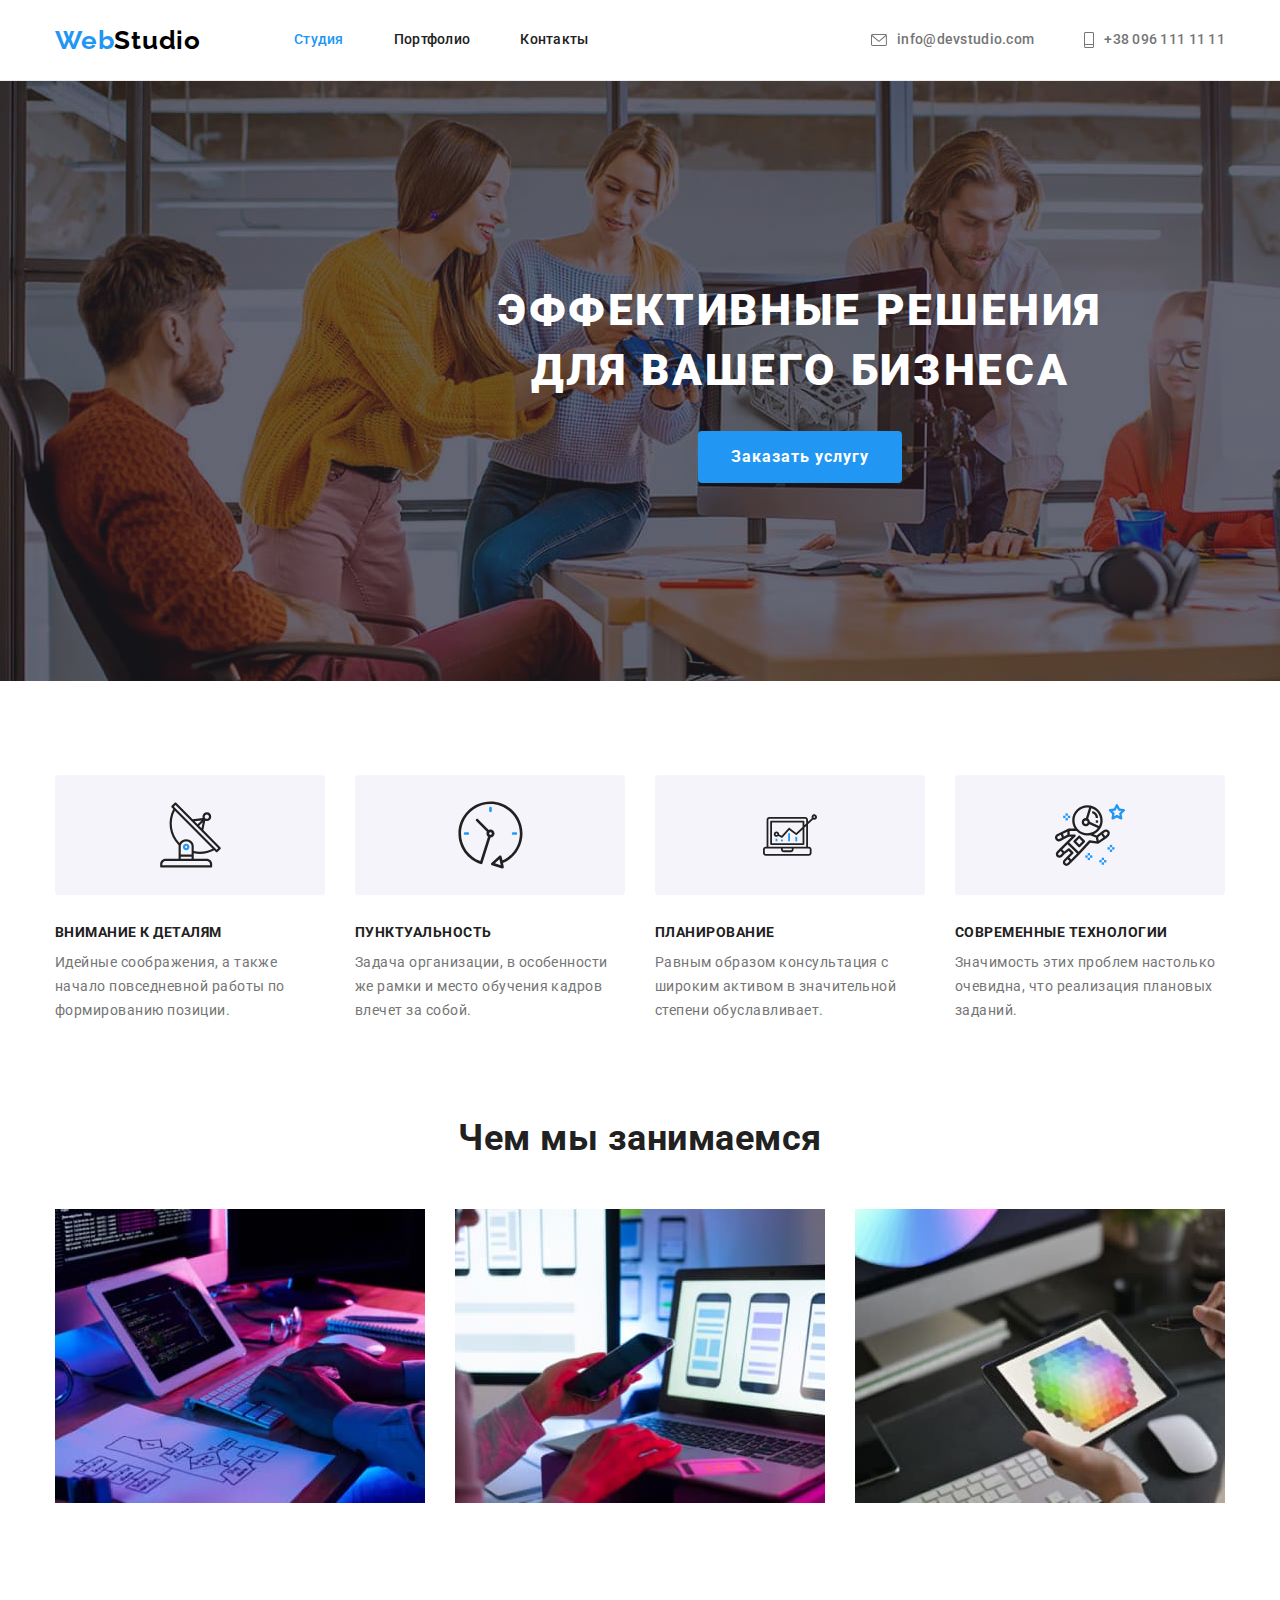
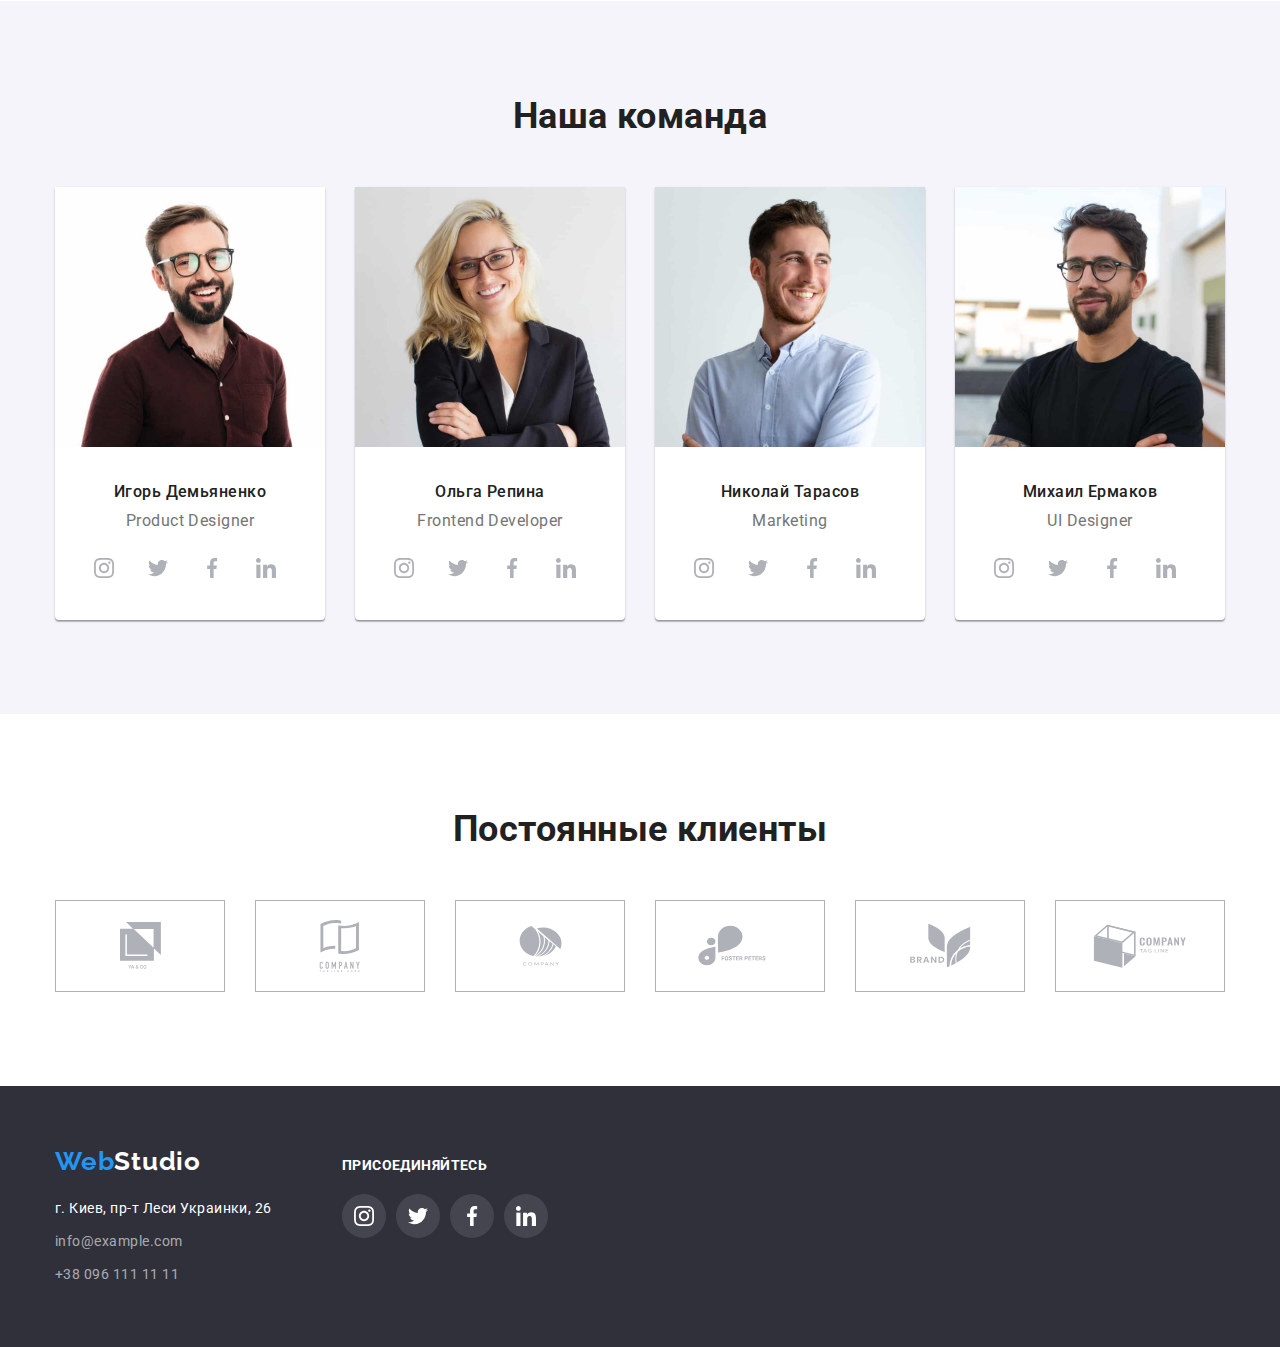
<file: index.html>
<!DOCTYPE html>
<html lang="ru">
  <head>
    <meta charset="UTF-8" />
    <meta http-equiv="X-UA-Compatible" content="IE=edge" />
    <meta name="viewport" content="width=device-width, initial-scale=1.0" />
    <title>Document</title>
    <link
      href="https://fonts.googleapis.com/css2?family=Raleway:wght@700&family=Roboto:wght@400;500;700;900&display=swap"
      rel="stylesheet"
    />
    <link
      rel="stylesheet"
      href="https://cdnjs.cloudflare.com/ajax/libs/modern-normalize/1.1.0/modern-normalize.min.css"
    />
    <link rel="stylesheet" href="./css/styles.css" />
  </head>
  <body>
    <header class="page-header">
      <div class="top-nav container">
        <nav class="down-nav">
          <a href="./index.html" class="logo list">Web<span class="logo-black">Studio</span></a>
          <ul class="site-nav list">
            <li class="checklist-nav">
              <a href="./index.html" class="link corrent list">Студия</a>
            </li>
            <li class="checklist-nav">
              <a href="./portfolio.html" class="link list">Портфолио</a>
            </li>
            <li class="checklist-nav"><a href="" class="link list">Контакты</a></li>
          </ul>
        </nav>

        <ul class="list address-header">
          <li class="checklist-nav">
            <a href="emailto:info@devstudio.com" class="header-adress link-letter list">
              <svg class="checklist-nav-letter" width="16px" height="12px">
                <use href="./images/symbol-defs.svg#icon-letter"></use>
              </svg>
              info@devstudio.com
            </a>
          </li>
          <li class="checklist-nav icon">
            <a href="tel:+380961111111" class="header-adress link-mobile list">
              <svg class="checklist-nav-mobile" width="10px" height="16px">
                <use href="./images/symbol-defs.svg#icon-mobile"></use>
              </svg>
              +38 096 111 11 11
            </a>
          </li>
        </ul>
      </div>
    </header>
    <main>
      <section class="hero container-hero overlay">
        <h1 class="hero-title">Эффективные решения для вашего бизнеса</h1>
        <button type="button" class="hero-button">Заказать услугу</button>
      </section>
      <section class="benefits section">
        <div class="container">
          <h2 class="section-title visually-hidden">Преимущества</h2>
          <ul class="list benefits-item">
            <li class="benefits-checklist">
              <div class="benefits-link">
                <svg width="65px" height="70px">
                  <use href="./images/symbol-defs.svg#icon-antenna"></use>
                </svg>
              </div>
              <h3 class="section-title">Внимание к деталям</h3>
              <p class="items">
                Идейные соображения, а также начало повседневной работы по формированию позиции.
              </p>
            </li>
            <li class="benefits-checklist">
              <div class="benefits-link">
                <svg width="67px" height="70px">
                  <use href="./images/symbol-defs.svg#icon-clock"></use>
                </svg>
              </div>
              <h3 class="section-title">Пунктуальность</h3>
              <p class="items">
                Задача организации, в особенности же рамки и место обучения кадров влечет за собой.
              </p>
            </li>
            <li class="benefits-checklist">
              <div class="benefits-link">
                <svg width="70px" height="54px">
                  <use href="./images/symbol-defs.svg#icon-diagram"></use>
                </svg>
              </div>
              <h3 class="section-title">Планирование</h3>
              <p class="items">
                Равным образом консультация с широким активом в значительной степени обуславливает.
              </p>
            </li>
            <li class="benefits-checklist">
              <div class="benefits-link">
                <svg width="70px" height="70px">
                  <use href="./images/symbol-defs.svg#icon-astronaut"></use>
                </svg>
              </div>
              <h3 class="section-title">Современные технологии</h3>
              <p class="items">
                Значимость этих проблем настолько очевидна, что реализация плановых заданий.
              </p>
            </li>
          </ul>
        </div>
      </section>

      <section class="we-doing section">
        <div class="container">
          <h2 class="section-title">Чем мы занимаемся</h2>
          <ul class="list we-doing-items">
            <li class="we-doing-checklist">
              <img src="./images/img_1.jpg" alt="Создание алгоритма" width="370" height="294" />
            </li>
            <li class="we-doing-checklist">
              <img src="./images/img_2.jpg" alt="Варианты макетов" width="370" height="294" />
            </li>
            <li class="we-doing-checklist">
              <img src="./images/img_3.jpg" alt="Палитра цветов" width="370" height="294" />
            </li>
          </ul>
        </div>
      </section>

      <section class="section-team section">
        <div class="container">
          <h2 class="section-title">Наша команда</h2>
          <ul class="list section-team-items">
            <li class="section-peopl">
              <img
                src="./images/photo_1.jpg"
                alt="Фото Игоря Демьяненко"
                width="270"
                height="260"
              />
              <div class="section-people-checklist">
                <h3 class="section-title">Игорь Демьяненко</h3>
                <p class="items">Product Designer</p>
                <ul class="team-social list">
                  <li class="team-social-checklist">
                    <a href="" class="team-social-items">
                      <svg width="20px" height="20px">
                        <use
                          href="./images/symbol-defs.svg#icon-instagram"
                          class="link-social"
                        ></use>
                      </svg>
                    </a>
                  </li>
                  <li class="team-social-checklist">
                    <a href="" class="team-social-items">
                      <svg width="20px" height="20px">
                        <use href="./images/symbol-defs.svg#icon-twitter" class="link-social"></use>
                      </svg>
                    </a>
                  </li>
                  <li class="team-social-checklist">
                    <a href="" class="team-social-items">
                      <svg width="20px" height="20px">
                        <use
                          href="./images/symbol-defs.svg#icon-facebook"
                          class="link-social"
                        ></use>
                      </svg>
                    </a>
                  </li>
                  <li class="team-social-checklist">
                    <a href="" class="team-social-items">
                      <svg width="20px" height="20px">
                        <use
                          href="./images/symbol-defs.svg#icon-linkedin"
                          class="link-social"
                        ></use>
                      </svg>
                    </a>
                  </li>
                </ul>
              </div>
            </li>

            <li class="section-peopl">
              <img src="./images/photo_2.jpg" alt="Фото Ольги Репиной" width="270" height="260" />
              <div class="section-people-checklist">
                <h3 class="section-title">Ольга Репина</h3>
                <p class="items">Frontend Developer</p>
                <ul class="team-social list">
                  <li class="team-social-checklist">
                    <a href="" class="team-social-items">
                      <svg width="20px" height="20px">
                        <use
                          href="./images/symbol-defs.svg#icon-instagram"
                          class="link-social"
                        ></use>
                      </svg>
                    </a>
                  </li>
                  <li class="team-social-checklist">
                    <a href="" class="team-social-items">
                      <svg width="20px" height="20px">
                        <use href="./images/symbol-defs.svg#icon-twitter" class="link-social"></use>
                      </svg>
                    </a>
                  </li>
                  <li class="team-social-checklist">
                    <a href="" class="team-social-items">
                      <svg width="20px" height="20px">
                        <use
                          href="./images/symbol-defs.svg#icon-facebook"
                          class="link-social"
                        ></use>
                      </svg>
                    </a>
                  </li>
                  <li class="team-social-checklist">
                    <a href="" class="team-social-items">
                      <svg width="20px" height="20px">
                        <use
                          href="./images/symbol-defs.svg#icon-linkedin"
                          class="link-social"
                        ></use>
                      </svg>
                    </a>
                  </li>
                </ul>
              </div>
            </li>
            <li class="section-peopl">
              <img
                src="./images/photo_3.jpg"
                alt="Фото Николая Тарасова"
                width="270"
                height="260"
              />
              <div class="section-people-checklist">
                <h3 class="section-title">Николай Тарасов</h3>
                <p class="items">Marketing</p>
                <ul class="team-social list">
                  <li class="team-social-checklist">
                    <a href="" class="team-social-items">
                      <svg width="20px" height="20px">
                        <use
                          href="./images/symbol-defs.svg#icon-instagram"
                          class="link-social"
                        ></use>
                      </svg>
                    </a>
                  </li>
                  <li class="team-social-checklist">
                    <a href="" class="team-social-items">
                      <svg width="20px" height="20px">
                        <use href="./images/symbol-defs.svg#icon-twitter" class="link-social"></use>
                      </svg>
                    </a>
                  </li>
                  <li class="team-social-checklist">
                    <a href="" class="team-social-items">
                      <svg width="20px" height="20px">
                        <use
                          href="./images/symbol-defs.svg#icon-facebook"
                          class="link-social"
                        ></use>
                      </svg>
                    </a>
                  </li>
                  <li class="team-social-checklist">
                    <a href="" class="team-social-items">
                      <svg width="20px" height="20px">
                        <use
                          href="./images/symbol-defs.svg#icon-linkedin"
                          class="link-social"
                        ></use>
                      </svg>
                    </a>
                  </li>
                </ul>
              </div>
            </li>
            <li class="section-peopl">
              <img
                src="./images/photo_4.jpg"
                alt="Фото Михаила Ермакова"
                width="270"
                height="260"
              />
              <div class="section-people-checklist">
                <h3 class="section-title">Михаил Ермаков</h3>
                <p class="items">UI Designer</p>
                <ul class="team-social list">
                  <li class="team-social-checklist">
                    <a href="" class="team-social-items">
                      <svg width="20px" height="20px">
                        <use
                          href="./images/symbol-defs.svg#icon-instagram"
                          class="link-social"
                        ></use>
                      </svg>
                    </a>
                  </li>
                  <li class="team-social-checklist">
                    <a href="" class="team-social-items">
                      <svg width="20px" height="20px">
                        <use href="./images/symbol-defs.svg#icon-twitter" class="link-social"></use>
                      </svg>
                    </a>
                  </li>
                  <li class="team-social-checklist">
                    <a href="" class="team-social-items">
                      <svg width="20px" height="20px">
                        <use
                          href="./images/symbol-defs.svg#icon-facebook"
                          class="link-social"
                        ></use>
                      </svg>
                    </a>
                  </li>
                  <li class="team-social-checklist">
                    <a href="" class="team-social-items">
                      <svg width="20px" height="20px">
                        <use
                          href="./images/symbol-defs.svg#icon-linkedin"
                          class="link-social"
                        ></use>
                      </svg>
                    </a>
                  </li>
                </ul>
              </div>
            </li>
          </ul>
        </div>
      </section>
      <section class="section section-clients">
        <div class="container">
          <h2 class="section-title">Постоянные клиенты</h2>
          <ul class="clients-item list">
            <li class="clients-company">
              <a href="" class="clients-link">
                <svg width="41px" height="47px">
                  <use href="./images/symbol-defs.svg#icon-company_1" class="link-company"></use>
                </svg>
              </a>
            </li>
            <li class="clients-company">
              <a href="" class="clients-link">
                <svg width="42px" height="52px">
                  <use href="./images/symbol-defs.svg#icon-company_2" class="link-company"></use>
                </svg>
              </a>
            </li>
            <li class="clients-company">
              <a href="" class="clients-link">
                <svg width="43px" height="41px">
                  <use href="./images/symbol-defs.svg#icon-company_3" class="link-company"></use>
                </svg>
              </a>
            </li>
            <li class="clients-company">
              <a href="" class="clients-link">
                <svg width="84px" height="41px">
                  <use href="./images/symbol-defs.svg#icon-company_4" class="link-company"></use>
                </svg>
              </a>
            </li>
            <li class="clients-company">
              <a href="" class="clients-link">
                <svg width="63px" height="45px">
                  <use href="./images/symbol-defs.svg#icon-company_5" class="link-company"></use>
                </svg>
              </a>
            </li>
            <li class="clients-company">
              <a href="" class="clients-link">
                <svg width="94px" height="44px">
                  <use href="./images/symbol-defs.svg#icon-company_6" class="link-company"></use>
                </svg>
              </a>
            </li>
          </ul>
        </div>
      </section>
    </main>
    <footer class="footer">
      <div class="container footer-div">
        <div class="footer-left">
          <a href="./index.html" class="logo list">Web<span class="logo-white">Studio</span></a>
          <address class="address-item">
            <ul class="list footer-items">
              <li class="footer-item list">
                <a
                  href="https://bit.ly/3pXMvUd"
                  target="_blank"
                  rel="noopener noreferrer"
                  class="footer-map list"
                  >г. Киев, пр-т Леси Украинки, 26</a
                >
              </li>
              <li class="footer-item">
                <a class="footer-link list" href="mailto:info@devstudio.com">info@example.com</a>
              </li>
              <li class="footer-item">
                <a class="footer-link list" href="tel:+380961111111">+38 096 111 11 11</a>
              </li>
            </ul>
          </address>
        </div>
        <div class="social">
          <h2 class="title list">Присоединяйтесь</h2>
          <ul class="footer-social-item list">
            <li class="footer-social-checklist">
              <a href="" class="footer-social-items">
                <svg width="20px" height="20px">
                  <use
                    href="./images/symbol-defs.svg#icon-instagram"
                    class="footer-link-social"
                  ></use>
                </svg>
              </a>
            </li>
            <li class="footer-social-checklist">
              <a href="" class="footer-social-items">
                <svg width="20px" height="20px">
                  <use
                    href="./images/symbol-defs.svg#icon-twitter"
                    class="footer-link-social"
                  ></use>
                </svg>
              </a>
            </li>
            <li class="footer-social-checklist">
              <a href="" class="footer-social-items">
                <svg width="20px" height="20px">
                  <use
                    href="./images/symbol-defs.svg#icon-facebook"
                    class="footer-link-social"
                  ></use>
                </svg>
              </a>
            </li>
            <li class="footer-social-checklist">
              <a href="" class="footer-social-items">
                <svg width="20px" height="20px">
                  <use
                    href="./images/symbol-defs.svg#icon-linkedin"
                    class="footer-link-social"
                  ></use>
                </svg>
              </a>
            </li>
          </ul>
        </div>
      </div>
    </footer>
  </body>
</html>
</file>
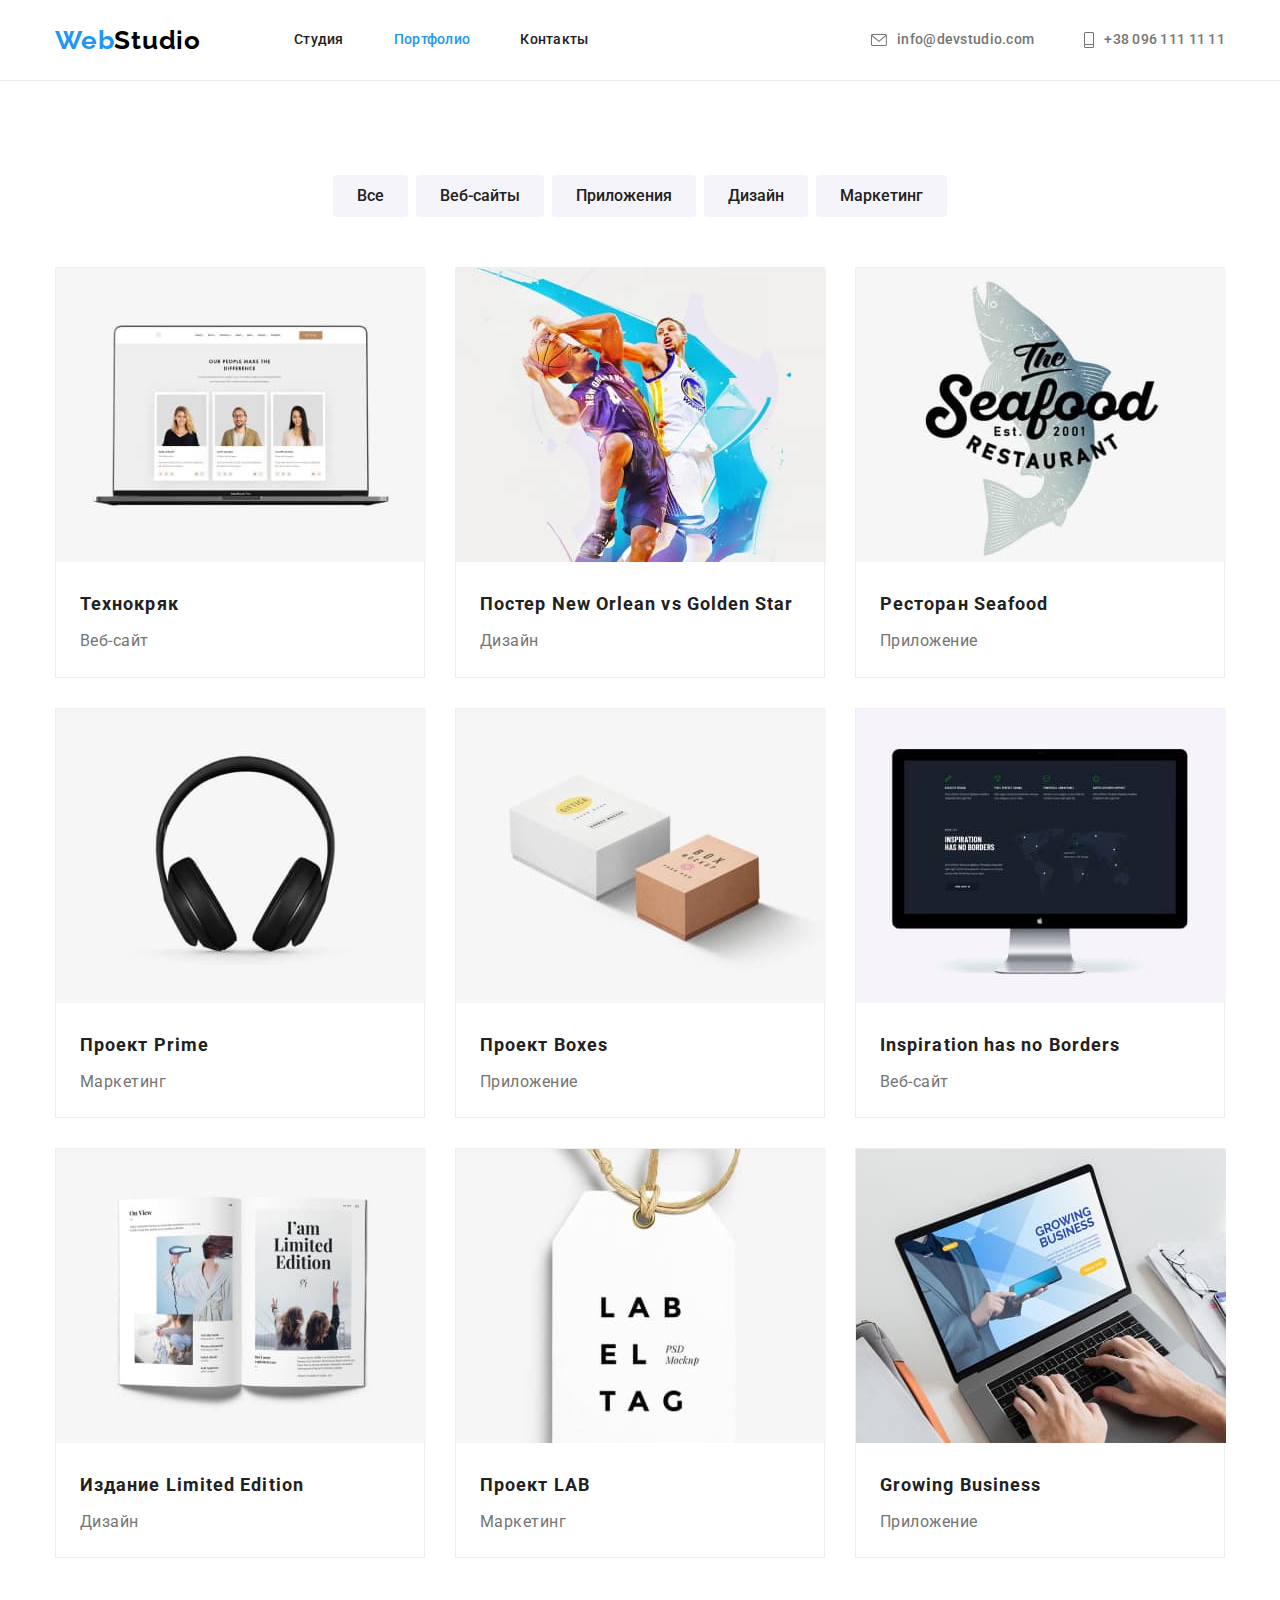
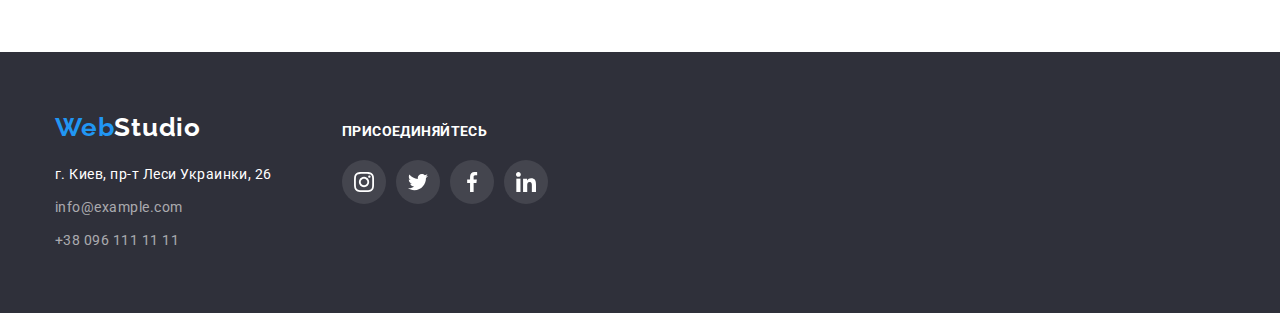
<file: portfolio.html>
<!DOCTYPE html>
<html lang="ru">
  <head>
    <meta charset="UTF-8" />
    <meta http-equiv="X-UA-Compatible" content="IE=edge" />
    <meta name="viewport" content="width=device-width, initial-scale=1.0" />
    <title>Document</title>
    <link
      href="https://fonts.googleapis.com/css2?family=Raleway:wght@700&family=Roboto:wght@400;500;700;900&display=swap"
      rel="stylesheet"
    />
    <link
      rel="stylesheet"
      href="https://cdnjs.cloudflare.com/ajax/libs/modern-normalize/1.1.0/modern-normalize.min.css"
    />
    <link rel="stylesheet" href="./css/styles.css" />
  </head>
  <body>
    <header class="page-header">
      <div class="top-nav container">
        <nav class="down-nav">
          <a href="./index.html" class="logo list">Web<span class="logo-black">Studio</span></a>
          <ul class="site-nav list">
            <li class="checklist-nav">
              <a href="./index.html" class="link list">Студия</a>
            </li>
            <li class="checklist-nav">
              <a href="./portfolio.html" class="link corrent list">Портфолио</a>
            </li>
            <li class="checklist-nav"><a href="" class="link list">Контакты</a></li>
          </ul>
        </nav>

        <ul class="list address-header">
          <li class="checklist-nav">
            <a href="emailto:info@devstudio.com" class="header-adress link-letter list">
              <svg class="checklist-nav-letter" width="16px" height="12px">
                <use href="./images/symbol-defs.svg#icon-letter"></use>
              </svg>
              info@devstudio.com
            </a>
          </li>
          <li class="checklist-nav icon">
            <a href="tel:+380961111111" class="header-adress link-mobile list">
              <svg class="checklist-nav-mobile" width="10px" height="16px">
                <use href="./images/symbol-defs.svg#icon-mobile"></use>
              </svg>
              +38 096 111 11 11
            </a>
          </li>
        </ul>
      </div>
    </header>
    <main>
      <section class="section-works section">
        <div class="container">
          <h1 class="section-title visually-hidden">Наши работы</h1>
          <ul class="list section-works-button">
            <li class="section-works-item">
              <button type="button" class="primary-button">Все</button>
            </li>
            <li class="section-works-item">
              <button type="button" class="primary-button">Веб-сайты</button>
            </li>
            <li class="section-works-item">
              <button type="button" class="primary-button">Приложения</button>
            </li>
            <li class="section-works-item">
              <button type="button" class="primary-button">Дизайн</button>
            </li>
            <li class="section-works-item">
              <button type="button" class="primary-button">Маркетинг</button>
            </li>
          </ul>
          <ul class="list section-works-items">
            <li class="section-works-checklist">
              <a href="" class="list">
                <img
                  src="./images/project_1.jpg"
                  alt="страница сайта на наутбуке"
                  width="370"
                  height="294"
                />
                <div class="clients">
                  <h2 class="section-title">Технокряк</h2>
                  <p class="text">Веб-сайт</p>
                </div>
              </a>
            </li>
            <li class="section-works-checklist">
              <a href="" class="list"
                ><img
                  src="./images/project_2.jpg"
                  alt="2 баскетболиста боряться за мяч"
                  width="370"
                  height="294"
                />
                <div class="clients">
                  <h2 class="section-title">Постер New Orlean vs Golden Star</h2>
                  <p class="text">Дизайн</p>
                </div>
              </a>
            </li>
            <li class="section-works-checklist">
              <a href="" class="list"
                ><img
                  src="./images/project_3.jpg"
                  alt="название ресторана на фоне рыбы"
                  width="370"
                  height="294"
                />
                <div class="clients">
                  <h2 class="section-title">Ресторан Seafood</h2>
                  <p class="text">Приложение</p>
                </div>
              </a>
            </li>
            <li class="section-works-checklist">
              <a href="" class="list"
                ><img src="./images/project_4.jpg" alt="наушники" width="370" height="294" />
                <div class="clients">
                  <h2 class="section-title">Проект Prime</h2>
                  <p class="text">Маркетинг</p>
                </div>
              </a>
            </li>
            <li class="section-works-checklist">
              <a href="" class="list"
                ><img
                  src="./images/project_5.jpg"
                  alt="белая и серая коробки"
                  width="370"
                  height="294"
                />
                <div class="clients">
                  <h2 class="section-title">Проект Boxes</h2>
                  <p class="text">Приложение</p>
                </div>
              </a>
            </li>
            <li class="section-works-checklist">
              <a href="" class="list"
                ><img
                  src="./images/project_6.jpg"
                  alt="страница сайта на мониторе"
                  width="370"
                  height="294"
                />
                <div class="clients">
                  <h2 class="section-title">Inspiration has no Borders</h2>
                  <p class="text">Веб-сайт</p>
                </div>
              </a>
            </li>
            <li class="section-works-checklist">
              <a href="" class="list"
                ><img
                  src="./images/project_7.jpg"
                  alt="разворот журнала"
                  width="370"
                  height="294"
                />
                <div class="clients">
                  <h2 class="section-title">Издание Limited Edition</h2>
                  <p class="text">Дизайн</p>
                </div>
              </a>
            </li>
            <li class="section-works-checklist">
              <a href="" class="list"
                ><img src="./images/project_8.jpg" alt="этикетка" width="370" height="294" />
                <div class="clients">
                  <h2 class="section-title">Проект LAB</h2>
                  <p class="text">Маркетинг</p>
                </div>
              </a>
            </li>
            <li class="section-works-checklist">
              <a href="" class="list"
                ><img
                  src="./images/project_9.jpg"
                  alt="работа за ноутбуком"
                  width="370"
                  height="294"
                />
                <div class="clients">
                  <h2 class="section-title">Growing Business</h2>
                  <p class="text">Приложение</p>
                </div>
              </a>
            </li>
          </ul>
        </div>
      </section>
    </main>

    <footer class="footer">
      <div class="container footer-div">
        <div class="footer-left">
          <a href="./index.html" class="logo list">Web<span class="logo-white">Studio</span></a>
          <address class="address-item">
            <ul class="list footer-items">
              <li class="footer-item list">
                <a
                  href="https://bit.ly/3pXMvUd"
                  target="_blank"
                  rel="noopener noreferrer"
                  class="footer-map list"
                  >г. Киев, пр-т Леси Украинки, 26</a
                >
              </li>
              <li class="footer-item">
                <a class="footer-link list" href="mailto:info@devstudio.com">info@example.com</a>
              </li>
              <li class="footer-item">
                <a class="footer-link list" href="tel:+380961111111">+38 096 111 11 11</a>
              </li>
            </ul>
          </address>
        </div>
        <div class="social">
          <h2 class="title list">Присоединяйтесь</h2>
          <ul class="footer-social-item list">
            <li class="footer-social-checklist">
              <a href="" class="footer-social-items">
                <svg width="20px" height="20px">
                  <use
                    href="./images/symbol-defs.svg#icon-instagram"
                    class="footer-link-social"
                  ></use>
                </svg>
              </a>
            </li>
            <li class="footer-social-checklist">
              <a href="" class="footer-social-items">
                <svg width="20px" height="20px">
                  <use
                    href="./images/symbol-defs.svg#icon-twitter"
                    class="footer-link-social"
                  ></use>
                </svg>
              </a>
            </li>
            <li class="footer-social-checklist">
              <a href="" class="footer-social-items">
                <svg width="20px" height="20px">
                  <use
                    href="./images/symbol-defs.svg#icon-facebook"
                    class="footer-link-social"
                  ></use>
                </svg>
              </a>
            </li>
            <li class="footer-social-checklist">
              <a href="" class="footer-social-items">
                <svg width="20px" height="20px">
                  <use
                    href="./images/symbol-defs.svg#icon-linkedin"
                    class="footer-link-social"
                  ></use>
                </svg>
              </a>
            </li>
          </ul>
        </div>
      </div>
    </footer>
  </body>
</html>
</file>
<file: css/styles.css>
/* палитра 
#757575 основной цвет текста
#212121 вторичный цвет текста
#FFFFFF текст героя и при выделении и цвет фона
#2196F3 hover
rgba(255, 255, 255, 0.6) текст номера телефона и почты в футере
#2F303A фон героя и футера
#F5F4FA фон наша команда
 */

:root {
    --primary-text-color:#757575;
    --secondary-text-color:#FFFFFF;
    --title-text-color:#212121;
    --accent-text-color:#2196F3;
    --primary-background-color: #FFFFFF;
    --secondary-background-color:#F5F4FA;
    --footer-hero-background-color:#2F303A;
    --header-logo-text:#000000;
    --hero-button-background-color:#188CE8;
    --footer-address-text:rgba(255, 255, 255, 0.6);
    --primary-icon-color:#AFB1B8;
}

body {
    color: var(--primary-text-color);
    background-color: var(--primary-background-color);

    font-family: Roboto, sans-serif;
    letter-spacing: 0.03em;
}

.list {
list-style: none;
text-decoration: none;
padding: 0;
margin: 0;
}

.container {
    width: 1200px;
    padding: 0 15px;
    margin-left: auto;
    margin-Right: auto;
}

.container-hero{
    width: 1600px;
    margin-left: auto;
    margin-Right: auto;
}
.visually-hidden {
    position: absolute;
    width: 1px;
    height: 1px;
    margin: -1px;
    border: 0;
    padding: 0;

    white-space: nowrap;
    clip-path: inset(100%);
    clip: rect(0 0 0 0);
    overflow: hidden;
}

/*----------------- Page-Header----------------------*/
.page-header {
    border-bottom: 1px solid #ECECEC
}

.logo {
    color: var(--accent-text-color);
    font-family:Raleway, sans-serif;
    font-weight: 700;
    font-size: 26px;
    line-height: 1.19;
    letter-spacing: 0.03em;
}


span.logo-black {
    color: var(--header-logo-text);
}

/* Site-nav*/

.top-nav {
    display: flex;
    align-items: center;
}

.down-nav {
    display: flex;
    align-items: center;
}

.site-nav{
    display: flex;
    margin-left: 93px;
}

.checklist-nav+.checklist-nav{ 
    margin-left: 50px;
}
.checklist-nav{
    display: flex;
    justify-content: center;
    align-items: center;
}

.address-header {
    display: flex;
    margin-left: auto;
}

.checklist-nav-letter{
    display: inline-block;
    width: 16px;
    height: 12px;
    margin-right: 10px;
    fill: var(--primary-text-color);
}


.checklist-nav-mobile {
    display: inline-block;
    width: 10px;
    height: 16px;
    margin-right: 10px;
    fill: var(--primary-text-color);
}
.checklist-nav-mobile:hover {
    fill: var(--accent-text-color);
}



.site-nav .link{
    color: var(--title-text-color) ;
    padding-top: 32px;
    padding-bottom: 32px;
    display: block;
}
.site-nav .link.corrent {
    color: var(--accent-text-color);
}
.site-nav .link:hover, 
.site-nav .link:focus{
    color: var(--accent-text-color) ;    
}

.header-adress {
    color: var(--primary-text-color);
    display: flex;
    align-items: center;
}

.header-adress:hover,
.header-adress:focus {
    color: var(--accent-text-color);
}

.header-adress:hover .checklist-nav-letter,
.header-adress:focus .checklist-nav-letter{
    fill: var(--accent-text-color);
}

.header-adress:hover .checklist-nav-mobile,
.header-adress:focus .checklist-nav-mobile {
    fill: var(--accent-text-color);
}

.site-nav .link,
.header-adress {
    font-weight: 500;
    font-size: 14px;
    line-height: 1.14;
    letter-spacing: 0.02em;
}

/* ------------------- Hero---------------------- */
.hero {
    background-color: var(--footer-hero-background-color);
    text-align: center;
    letter-spacing: 0.06em;
    
    padding-top: 200px;
    padding-bottom: 200px;
}

.overlay{
    height: 600px;
    min-width: 1600px;
    margin-left: auto;
    margin-right: auto;
    background-image:linear-gradient(to right, rgba(47, 48, 58, 0.4),rgba(47, 48, 58, 0.4)), url(../images/hero.jpg);
    background-repeat: no-repeat;
    background-size: cover;
}

.hero-title {
    color: var(--secondary-text-color);
    font-weight: 900;
    font-size: 44px;
    line-height: 1.36;
    text-transform: uppercase;
    text-align: center;
    letter-spacing: 0.06em;

    max-width: 696px;
    margin: 0 auto 30px;

}

/*  ------------------button------------------------*/
.hero-button {
    color:var(--secondary-text-color);
    background-color: var(--accent-text-color);
    cursor: pointer;
    font-family: inherit;

    font-weight: 700;
    font-size: 16px;
    line-height: 1.88;
    display: flex;
    align-items: center;
    letter-spacing: 0.06em;

    border-radius: 4px;
    padding: 10px 32px;
    display: inline-block;
    min-width: 200px;
    border: 1px solid transparent;
}

.hero-button:hover,
.hero-button:focus{
    background-color:var(--hero-button-background-color)
    ;
}

.primary-button {
    color: var(--title-text-color);
    background-color: var(--secondary-background-color);
    cursor: pointer;
    font-family: inherit;

    font-weight: 500;
    font-size: 16px;
    line-height: 1.63;
    text-align: center;

    padding: 6px 22px;
    border-radius: 4px;
    border-color: transparent;

}
.primary-button:hover,
.primary-button:focus {
    color: var(--secondary-text-color);
    background-color: var(--accent-text-color);
    box-shadow: 0px 3px 1px rgba(0, 0, 0, 0.1), 0px 1px 2px rgba(0, 0, 0, 0.08), 0px 2px 2px rgba(0, 0, 0, 0.12);
}
/* ----------------------Секции--------------------*/
/* h2, h3 */
.section {
    padding-top: 94px;
    padding-bottom: 94px;
}


.section .text{
    color: var(--primary-text-color);
}
.section-title {
    color: var(--title-text-color);
    margin-top: 0;
}
/*-------------------benefits------------------*/
.benefits{
    padding-bottom: 0;
}

.benefits-item {
    display: flex;
}

.benefits-checklist{
    width: 270px;
    flex-direction:column;
    display: flex;
}

.benefits-link{
    height: 120px;
    display: flex;
    justify-content:center;
    align-items: center;
    background-color: var(--secondary-background-color);
    border-radius: 4px;
    margin-bottom: 30px;
}


.benefits-checklist+.benefits-checklist{
    margin-left: 30px;
}


.benefits .section-title {
    font-size: 14px;
    line-height: 1.14;
    text-transform: uppercase;
}

.benefits .items {
    font-size: 14px;
    line-height: 1.71;

    margin: 0;
}


.benefits .section-title {
    margin-bottom: 10px;
}

/*-------------------we-doing------------------*/

.we-doing .section-title{
    font-size: 36px;
    line-height: 1.17;
    text-align: center;

    margin-top: 0;
    margin-bottom: 50px;
}

.we-doing-items {
    display: flex;
}

.we-doing-checklist+.we-doing-checklist {
margin-left: 30px;
}

/*------------------- section team-----------------*/
.section-team {
    background-color: var(--secondary-background-color);
}

.section-team .section {
    padding-bottom: 0;
}

.section-team .section-title {
    font-weight: 700;
    font-size: 36px;
    line-height: 1.17;
    text-align: center;

    margin-bottom: 50px;
}

.section-team .items {
    font-size: 16px;
    line-height: 1.19;
    text-align: center;
    margin-top: 0;
    margin-bottom: 16px;
}

.section-team-items{
    display: flex;
}

.team-social{
    display: flex;
    justify-content: center;
    align-items: center;
    width: 260px;
    gap: 10px;
    
}

.team-social-checklist{
    display: flex;
    width: 44px;
    height: 44px;
    /* justify-content: center;
    align-items: center; */
}


.team-social-items{
    width: 100%;
    height: 100%;
    display: flex;
    justify-content: center;
    align-items: center;
    border-radius: 50%;
    fill: var(--primary-icon-color);
}

.team-social-items:hover,
.team-social-items:focus{
    background-color: var(--accent-text-color);
}

.team-social-items:hover .link-social,
.team-social-items:focus{
    fill: var(--secondary-text-color);
}


/*section-peopl*/
.section-peopl {
    background-color: var(--primary-background-color);
    width: 270px;
    box-shadow: 0px 1px 3px rgba(0, 0, 0, 0.12), 0px 1px 1px rgba(0, 0, 0, 0.14), 0px 2px 1px rgba(0, 0, 0, 0.2);
    border-radius: 0px 0px 4px 4px;
}

.section-peopl+.section-peopl{
    margin-left: 30px;
}

.section-people-checklist{
    padding-top: 30px;
    padding-bottom: 30px;
}

.section-peopl .section-title {
    font-weight: 500;
    font-size: 16px;
    line-height: 1.19;
    text-align: center;

    margin-bottom: 10px;
}

/*-----------------section-works----------------*/


.section-works .section-title {
    font-size: 18px;
    line-height: 2;
    letter-spacing: 0.06em;
    margin-bottom: 4px;
    
}

.section-works-checklist .text {
    color: var(--primary-text-color);

    font-size: 16px;
    line-height: 1.88;
    margin-top: 0;
    margin-bottom: 0;
}

.section-works .clients {
    padding:20px 24px;
}


.section-works-button{
    display: flex;
    justify-content: center;
    margin-bottom: 50px;
}


.section-works-item+.section-works-item{
    margin-left: 8px;
}

.section-works-items {
    display: flex;
    flex-wrap: wrap;
}

.section-works-item:hover
.section-works-item:focus{
box-shadow: 0px 3px 1px rgba(0, 0, 0, 0.1),
0px 1px 2px rgba(0, 0, 0, 0.08),
0px 2px 2px rgba(0, 0, 0, 0.12);
}

.section-works-checklist{
    width: 370px;
    margin-right: 30px;
    margin-bottom: 30px;
    border: 1px solid #EEEEEE;
}

.section-works-checklist:hover{box-shadow: 0px 1px 1px rgba(0, 0, 0, 0.12),
0px 4px 4px rgba(0, 0, 0, 0.06),
1px 4px 6px rgba(0, 0, 0, 0.16);
}
.section-works-checklist:nth-child(3n) {
    margin-right: 0;
}

.section-works-checklist:nth-last-child(-n + 3) {
    margin-bottom: 0;
}


/* ------------------------clients--------------------- */

.section-clients .section-title {
    font-weight: 700;
    font-size: 36px;
    line-height: 1.17;
    text-align: center;

    margin-bottom: 50px;
}

.clients-item{
    display: flex;
    gap: 30px;
}

.clients-company{
    display: flex;
    width: 170px;
    height: 92px;
    /* justify-content: center;
    align-items: center; */
}

.clients-link{
    fill: var(--primary-icon-color);
    width: 100%;
    height: 100%;
    justify-content: center;
    align-items: center;
    display: flex;
    border: 1px solid #AFB1B8;
}
.clients-link:hover .link-company{
    fill: var(--accent-text-color)
}

.clients-link:hover,
.clients-link:focus{
    border: 1px solid #2196F3;
}

/* footer */
.footer {
    background-color: var(--footer-hero-background-color);
    color: var(--primary-background-color);
    padding-top: 60px;
    padding-bottom: 60px;
}
.footer-div{
    display: flex;
}

span.logo-white {
    color:var(--primary-background-color);
}

.footer>.logo {
    margin-bottom: 20px;
}

.footer .list {
}

.footer-map {
    color:var(--primary-background-color);

    font-size: 14px;
    line-height: 1.71;
    font-style: normal;

    margin-bottom: 9px;
}

.footer-left{
    margin-right: 70px;
}

.social{
        padding-top: 12px;
        width: 206px;
}


.footer-social-item{
    display:flex;
    justify-content: center;
    align-items: center;
    justify-content: space-between;
}

.footer-social-checklist{
    width: 44px;
    height: 44px;
}

.footer-social-items{
    width: 100%;
    height: 100%;
    display: flex;
    justify-content: center;
    align-items: center;
    background-color:rgba(255, 255, 255, 0.1);;
    fill: var(--secondary-text-color);
    border-radius: 50%;
}

.footer-social-items:hover,
.footer-social-items:focus{
background-color:var(--accent-text-color);
}


.social .title{
    font-size: 14px;
    line-height: 1.14;
    letter-spacing: 0.03em;
    text-transform: uppercase;
    margin-bottom: 20px;
}


.footer-link{
    color:var(--footer-address-text);

    font-size: 14px;
    line-height: 1.71;
    font-style: normal;
}

.footer-item:not(:last-child) {
    margin-bottom: 9px;
}

.footer-items{
    margin-top: 20px;
}

.footer-map:hover,
.footer-link:hover,
.footer-map:focus,
.footer-link:focus {
    color: var(--accent-text-color);
}
</file>
